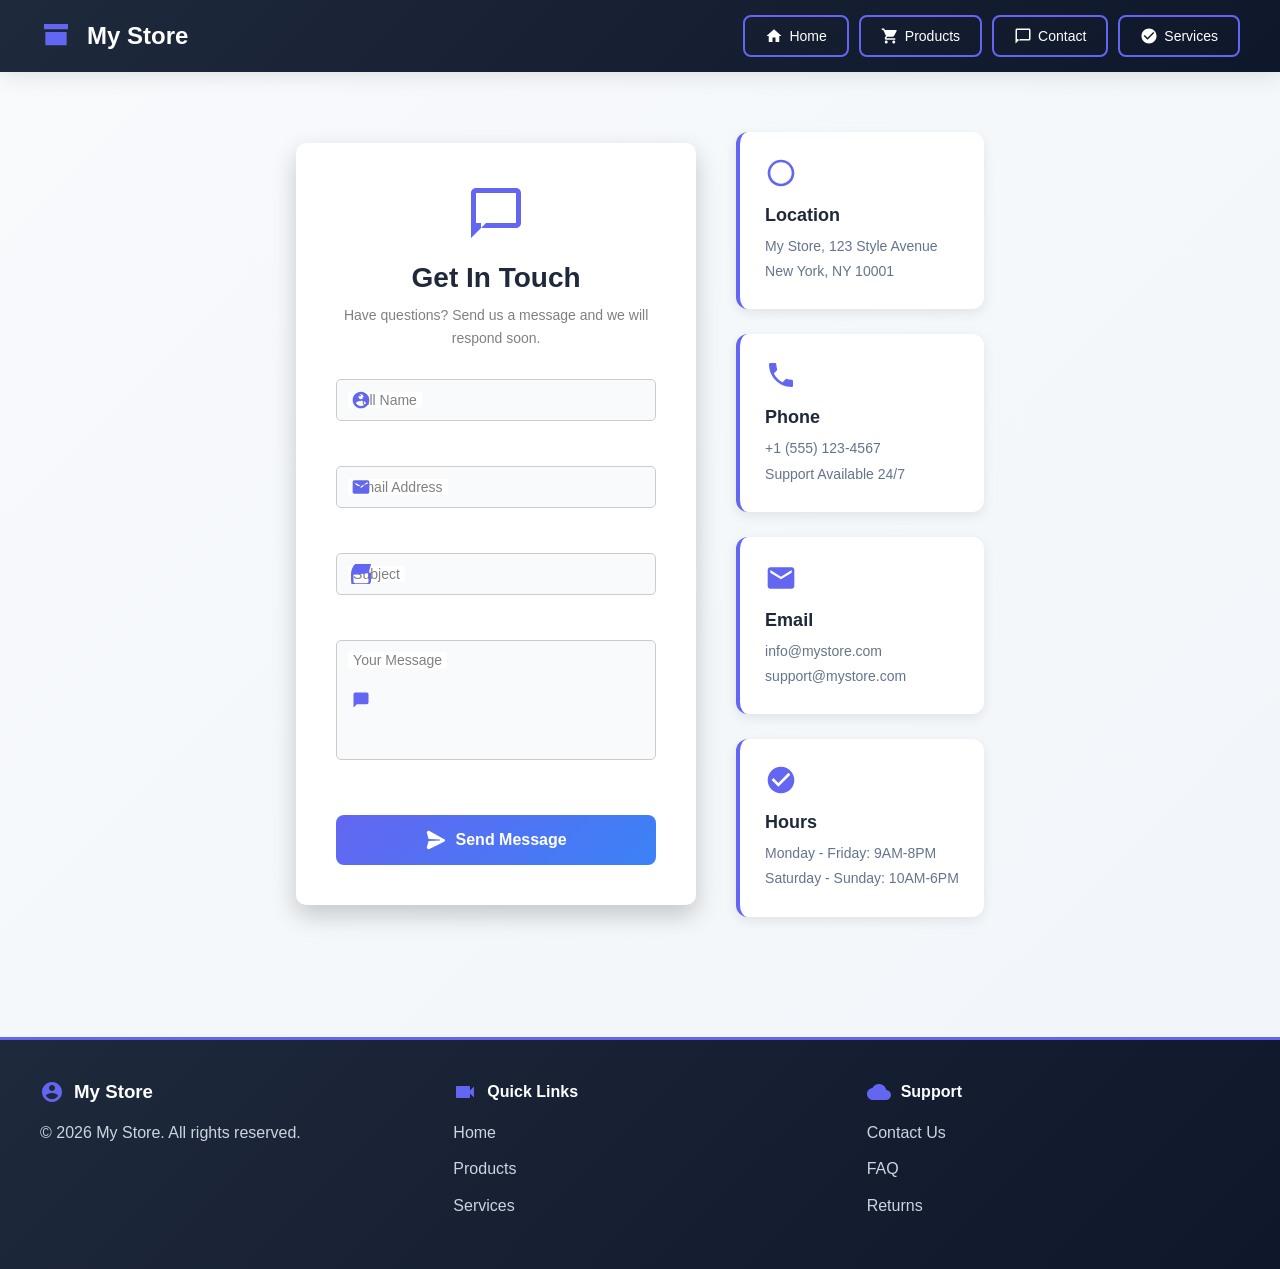
<file: contact.html>
<!doctype html>
<html lang="en">
  <head>
    <meta charset="UTF-8" />
    <meta name="viewport" content="width=device-width, initial-scale=1.0" />
    <title>Contact Us</title>
    <link rel="stylesheet" href="contact.css" />
  </head>
  <body>
    <div class="nav">
      <div class="left-nav">
        <svg class="nav-logo" viewBox="0 0 24 24" fill="none" xmlns="http://www.w3.org/2000/svg">
          <path d="M3 3h18v4H3V3zm1 6h16v10H4V9zm1 2h14v6H5v-6z" fill="currentColor"/>
        </svg>
        <h2>My Store</h2>
      </div>
      <div class="right-nav">
        <button><a href="index.html">
          <svg class="nav-icon" viewBox="0 0 24 24" fill="currentColor">
            <path d="M10 20v-6h4v6h5v-8h3L12 3 2 12h3v8z"/>
          </svg>
          Home
        </a></button>
        <button>
          <a href="product.html">
            <svg class="nav-icon" viewBox="0 0 24 24" fill="currentColor">
              <path d="M7 18c-1.1 0-1.99.9-1.99 2S5.9 22 7 22s2-.9 2-2-.9-2-2-2zM1 2v2h2l3.6 7.59-1.35 2.45c-.16.28-.25.61-.25.96 0 1.1.9 2 2 2h12v-2H7.42c-.14 0-.25-.11-.25-.25l.03-.12.9-1.63h7.45c.75 0 1.41-.41 1.75-1.03l3.58-6.49c.08-.14.12-.31.12-.48 0-.55-.45-1-1-1H5.21l-.94-2H1zm16 16c-1.1 0-1.99.9-1.99 2s.89 2 1.99 2 2-.9 2-2-.9-2-2-2z"/>
            </svg>
            Products
          </a>
        </button>
        <button><a href="contact.html">
          <svg class="nav-icon" viewBox="0 0 24 24" fill="currentColor">
            <path d="M20 2H4c-1.1 0-2 .9-2 2v18l4-4h14c1.1 0 2-.9 2-2V4c0-1.1-.9-2-2-2zm0 14H8l-2 2v-2H4V4h16v12z"/>
          </svg>
          Contact
        </a></button>
        <button><a href="services.html">
          <svg class="nav-icon" viewBox="0 0 24 24" fill="currentColor">
            <path d="M12 2C6.48 2 2 6.48 2 12s4.48 10 10 10 10-4.48 10-10S17.52 2 12 2zm-2 15l-5-5 1.41-1.41L10 14.17l7.59-7.59L19 8l-9 9z"/>
          </svg>
          Services
        </a></button>
      </div>
    </div>
    <div class="contact-container">
      <div class="contact-box">
        <div class="contact-header">
          <svg class="contact-icon-main" viewBox="0 0 24 24" fill="currentColor">
            <path d="M20 2H4c-1.1 0-2 .9-2 2v18l4-4h14c1.1 0 2-.9 2-2V4c0-1.1-.9-2-2-2zm0 14H8l-2 2v-2H4V4h16v12z"/>
          </svg>
          <h2>Get In Touch</h2>
          <p>Have questions? Send us a message and we will respond soon.</p>
        </div>

        <form>
          <div class="input-group">
            <svg class="input-icon" viewBox="0 0 24 24" fill="currentColor">
              <path d="M12 2C6.48 2 2 6.48 2 12s4.48 10 10 10 10-4.48 10-10S17.52 2 12 2zm0 3c1.66 0 3 1.34 3 3s-1.34 3-3 3-3-1.34-3-3 1.34-3 3-3zm0 14.2c-2.5 0-4.71-1.28-6-3.22.03-1.99 4-3.08 6-3.08 1.99 0 5.97 1.09 6 3.08-1.29 1.94-3.5 3.22-6 3.22z"/>
            </svg>
            <input type="text" required placeholder=" " />
            <label>Full Name</label>
          </div>

          <div class="input-group">
            <svg class="input-icon" viewBox="0 0 24 24" fill="currentColor">
              <path d="M20 4H4c-1.1 0-1.99.9-1.99 2L2 18c0 1.1.9 2 2 2h16c1.1 0 2-.9 2-2V6c0-1.1-.9-2-2-2zm0 4l-8 5-8-5V6l8 5 8-5v2z"/>
            </svg>
            <input type="email" required placeholder=" " />
            <label>Email Address</label>
          </div>

          <div class="input-group">
            <svg class="input-icon" viewBox="0 0 24 24" fill="currentColor">
              <path d="M21 11.01L3 13v8c0 1.1.9 2 2 2h14c1.1 0 2-.9 2-2v-8c0-.59-.25-1.12-.67-1.5l4.67-2.1c.42 1.45.67 2.98.67 4.6 0 9.39-7.61 17-17 17S0 21.39 0 12 7.61-5 17-5c2.92 0 5.68.5 8.26 1.35L21 11.01z"/>
            </svg>
            <input type="text" required placeholder=" " />
            <label>Subject</label>
          </div>

          <div class="input-group">
            <svg class="input-icon" viewBox="0 0 24 24" fill="currentColor">
              <path d="M21 15a2 2 0 0 1-2 2H7l-4 4V5a2 2 0 0 1 2-2h14a2 2 0 0 1 2 2z"/>
            </svg>
            <textarea required placeholder=" "></textarea>
            <label>Your Message</label>
          </div>

          <button type="submit" class="submit-btn">
            <svg class="btn-icon" viewBox="0 0 24 24" fill="currentColor">
              <path d="M16.6915026,12.4744748 L3.50612381,13.2599618 C3.19218622,13.2599618 3.03521743,13.4170592 3.03521743,13.5741566 L1.15159189,20.0151496 C0.8376543,20.8006365 0.99,21.89 1.77946707,22.52 C2.41,22.99 3.50612381,23.1 4.13399899,22.8429026 L21.714504,14.0454487 C22.6563168,13.5741566 23.1272231,12.6315722 22.9702544,11.6889879 L4.13399899,1.16346273 C3.34915502,0.9 2.40734225,0.9 1.77946707,1.4431958 C0.994623095,2.0604706 0.837654326,3.0340578 1.15159189,3.98863308 L3.03521743,10.4296261 C3.03521743,10.5867235 3.19218622,10.7438209 3.50612381,10.7438209 L16.6915026,11.5293078 C16.6915026,11.5293078 17.1624089,11.5293078 17.1624089,12.0004999 C17.1624089,12.4744748 16.6915026,12.4744748 16.6915026,12.4744748 Z"/>
            </svg>
            Send Message
          </button>
        </form>
      </div>

      <div class="contact-info">
        <div class="info-item">
          <svg class="info-icon" viewBox="0 0 24 24" fill="currentColor">
            <path d="M12 2C6.48 2 2 6.48 2 12s4.48 10 10 10 10-4.48 10-10S17.52 2 12 2zm0 18c-4.42 0-8-3.58-8-8s3.58-8 8-8 8 3.58 8 8-3.58 8-8 8z"/>
          </svg>
          <h3>Location</h3>
          <p>My Store, 123 Style Avenue<br>New York, NY 10001</p>
        </div>

        <div class="info-item">
          <svg class="info-icon" viewBox="0 0 24 24" fill="currentColor">
            <path d="M6.62 10.79c1.44 2.83 3.76 5.14 6.59 6.59l2.2-2.2c.27-.27.67-.36 1.02-.24 1.12.37 2.33.57 3.57.57.55 0 1 .45 1 1V20c0 .55-.45 1-1 1-9.39 0-17-7.61-17-17 0-.55.45-1 1-1h3.5c.55 0 1 .45 1 1 0 1.25.2 2.45.57 3.57.11.35.03.74-.25 1.02l-2.2 2.2z"/>
          </svg>
          <h3>Phone</h3>
          <p>+1 (555) 123-4567<br>Support Available 24/7</p>
        </div>

        <div class="info-item">
          <svg class="info-icon" viewBox="0 0 24 24" fill="currentColor">
            <path d="M20 4H4c-1.1 0-1.99.9-1.99 2L2 18c0 1.1.9 2 2 2h16c1.1 0 2-.9 2-2V6c0-1.1-.9-2-2-2zm0 4l-8 5-8-5V6l8 5 8-5v2z"/>
          </svg>
          <h3>Email</h3>
          <p>info@mystore.com<br>support@mystore.com</p>
        </div>

        <div class="info-item">
          <svg class="info-icon" viewBox="0 0 24 24" fill="currentColor">
            <path d="M12 2C6.48 2 2 6.48 2 12s4.48 10 10 10 10-4.48 10-10S17.52 2 12 2zm-2 15l-5-5 1.41-1.41L10 14.17l7.59-7.59L19 8l-9 9z"/>
          </svg>
          <h3>Hours</h3>
          <p>Monday - Friday: 9AM-8PM<br>Saturday - Sunday: 10AM-6PM</p>
        </div>
      </div>
    </div>

    <footer>
      <div class="footer-content">
        <div class="footer-section">
            <h3>
                <svg class="footer-icon" viewBox="0 0 24 24" fill="currentColor">
                    <path d="M12 2C6.48 2 2 6.48 2 12s4.48 10 10 10 10-4.48 10-10S17.52 2 12 2zm0 3c1.66 0 3 1.34 3 3s-1.34 3-3 3-3-1.34-3-3 1.34-3 3-3zm0 14.2c-2.5 0-4.71-1.28-6-3.22.03-1.99 4-3.08 6-3.08 1.99 0 5.97 1.09 6 3.08-1.29 1.94-3.5 3.22-6 3.22z"/>
                </svg>
                My Store
            </h3>
            <p>&copy; 2026 My Store. All rights reserved.</p>
        </div>
        <div class="footer-section">
            <h4>
                <svg class="footer-icon" viewBox="0 0 24 24" fill="currentColor">
                    <path d="M17 10.5V7c0-.55-.45-1-1-1H4c-.55 0-1 .45-1 1v10c0 .55.45 1 1 1h12c.55 0 1-.45 1-1v-3.5l4 4v-11l-4 4z"/>
                </svg>
                Quick Links
            </h4>
            <ul>
                <li><a href="index.html">Home</a></li>
                <li><a href="product.html">Products</a></li>
                <li><a href="services.html">Services</a></li>
            </ul>
        </div>
        <div class="footer-section">
            <h4>
                <svg class="footer-icon" viewBox="0 0 24 24" fill="currentColor">
                    <path d="M19.35 10.04C18.67 6.59 15.64 4 12 4 9.11 4 6.6 5.64 5.35 8.04 2.34 8.36 0 10.91 0 14c0 3.31 2.69 6 6 6h13c2.76 0 5-2.24 5-5 0-2.64-2.05-4.78-4.65-4.96z"/>
                </svg>
                Support
            </h4>
            <ul>
                <li><a href="contact.html">Contact Us</a></li>
                <li><a href="#">FAQ</a></li>
                <li><a href="#">Returns</a></li>
            </ul>
        </div>
    </div>
    </footer>
  </body>
</html>
</file>
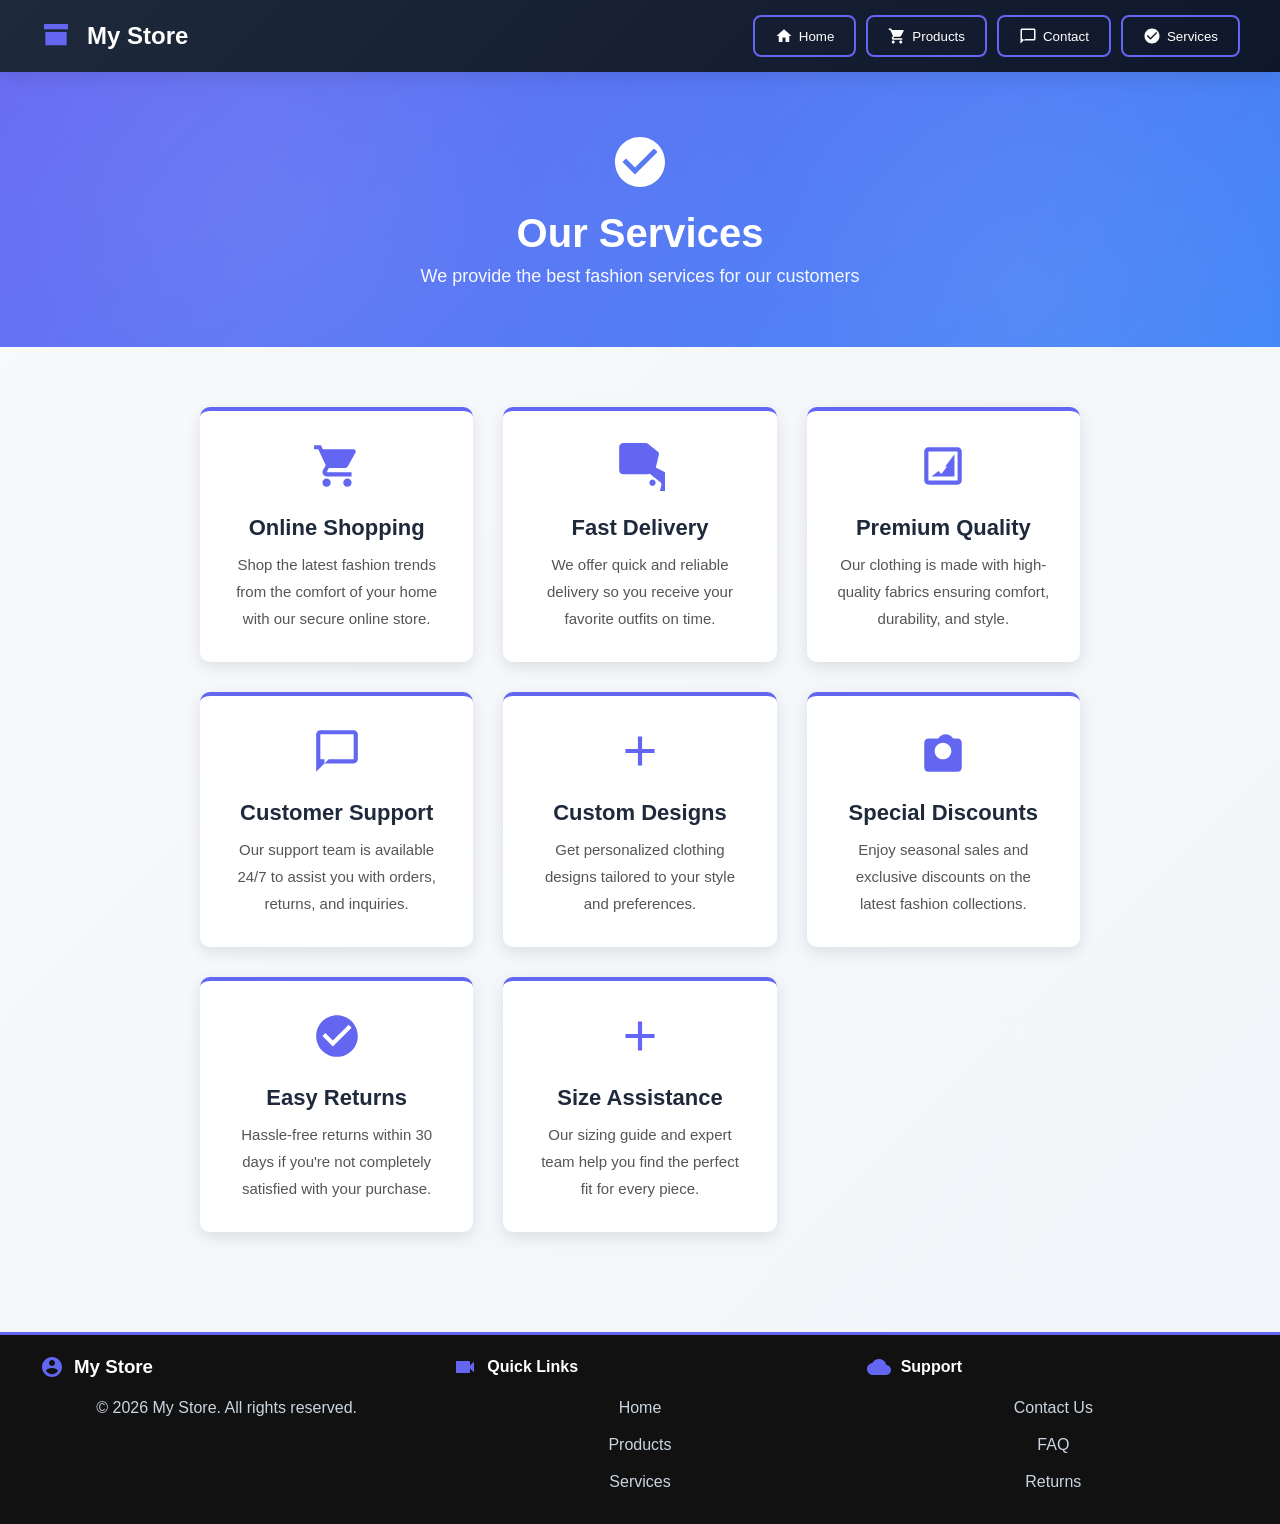
<file: services.html>
<!DOCTYPE html>
<html lang="en">
<head>
    <meta charset="UTF-8">
    <meta name="viewport" content="width=device-width, initial-scale=1.0">
    <title>Our Services</title>
    <link rel="stylesheet" href="services.css">
</head>

<body>
    <div class="nav">
        <div class="left-nav">
            <svg class="nav-logo" viewBox="0 0 24 24" fill="none" xmlns="http://www.w3.org/2000/svg">
                <path d="M3 3h18v4H3V3zm1 6h16v10H4V9zm1 2h14v6H5v-6z" fill="currentColor"/>
            </svg>
            <h2>My Store</h2>
        </div>
        <div class="right-nav">
                <button><a href="index.html">
                    <svg class="nav-icon" viewBox="0 0 24 24" fill="currentColor">
                        <path d="M10 20v-6h4v6h5v-8h3L12 3 2 12h3v8z"/>
                    </svg>
                    Home
                </a></button>
                <button>
                    <a href="product.html">
                        <svg class="nav-icon" viewBox="0 0 24 24" fill="currentColor">
                            <path d="M7 18c-1.1 0-1.99.9-1.99 2S5.9 22 7 22s2-.9 2-2-.9-2-2-2zM1 2v2h2l3.6 7.59-1.35 2.45c-.16.28-.25.61-.25.96 0 1.1.9 2 2 2h12v-2H7.42c-.14 0-.25-.11-.25-.25l.03-.12.9-1.63h7.45c.75 0 1.41-.41 1.75-1.03l3.58-6.49c.08-.14.12-.31.12-.48 0-.55-.45-1-1-1H5.21l-.94-2H1zm16 16c-1.1 0-1.99.9-1.99 2s.89 2 1.99 2 2-.9 2-2-.9-2-2-2z"/>
                        </svg>
                        Products
                    </a>
                </button>
                <button><a href="contact.html">
                    <svg class="nav-icon" viewBox="0 0 24 24" fill="currentColor">
                        <path d="M20 2H4c-1.1 0-2 .9-2 2v18l4-4h14c1.1 0 2-.9 2-2V4c0-1.1-.9-2-2-2zm0 14H8l-2 2v-2H4V4h16v12z"/>
                    </svg>
                    Contact
                </a></button>
                <button><a href="services.html">
                    <svg class="nav-icon" viewBox="0 0 24 24" fill="currentColor">
                        <path d="M12 2C6.48 2 2 6.48 2 12s4.48 10 10 10 10-4.48 10-10S17.52 2 12 2zm-2 15l-5-5 1.41-1.41L10 14.17l7.59-7.59L19 8l-9 9z"/>
                    </svg>
                    Services
                </a></button>
        </div>
    </div>
<!-- Header -->
<header>
    <svg class="header-icon" viewBox="0 0 24 24" fill="currentColor">
        <path d="M12 2C6.48 2 2 6.48 2 12s4.48 10 10 10 10-4.48 10-10S17.52 2 12 2zm-2 15l-5-5 1.41-1.41L10 14.17l7.59-7.59L19 8l-9 9z"/>
    </svg>
    <h1>Our Services</h1>
    <p>We provide the best fashion services for our customers</p>
</header>


<!-- Services Section -->
<section class="services">

    <div class="service-card">
        <svg class="service-icon" viewBox="0 0 24 24" fill="currentColor">
            <path d="M7 18c-1.1 0-1.99.9-1.99 2S5.9 22 7 22s2-.9 2-2-.9-2-2-2zM1 2v2h2l3.6 7.59-1.35 2.45c-.16.28-.25.61-.25.96 0 1.1.9 2 2 2h12v-2H7.42c-.14 0-.25-.11-.25-.25l.03-.12.9-1.63h7.45c.75 0 1.41-.41 1.75-1.03l3.58-6.49c.08-.14.12-.31.12-.48 0-.55-.45-1-1-1H5.21l-.94-2H1zm16 16c-1.1 0-1.99.9-1.99 2s.89 2 1.99 2 2-.9 2-2-.9-2-2-2z"/>
        </svg>
        <h2>Online Shopping</h2>
        <p>Shop the latest fashion trends from the comfort of your home with our secure online store.</p>
    </div>

    <div class="service-card">
        <svg class="service-icon" viewBox="0 0 24 24" fill="currentColor">
            <path d="M18 18.5c-.83 0-1.5.67-1.5 1.5s.67 1.5 1.5 1.5 1.5-.67 1.5-1.5-.67-1.5-1.5-1.5zm1.6-5.79l1.48-6.29c.12-.49-.04-1.01-.44-1.3l-5.15-4.08C15.17 1.1 14.65 1 14.12 1H4c-1.11 0-2 .89-2 2v11c0 1.11.89 2 2 2h11.12c.53 0 1.05-.1 1.54-.3l5.15 4.08c.40.29.56.81.44 1.3l-1.48 6.29c-.12.5.04 1.01.44 1.3.4.29.92.29 1.32 0l5.15-4.08c.40-.29.92-.29 1.32 0l1.48 1.48c.4.29.92.29 1.32 0 .39-.29.55-.8.44-1.3l-.62-2.63c.25-.5.38-1.05.38-1.62 0-1.66-1.34-3-3-3z"/>
        </svg>
        <h2>Fast Delivery</h2>
        <p>We offer quick and reliable delivery so you receive your favorite outfits on time.</p>
    </div>

    <div class="service-card">
        <svg class="service-icon" viewBox="0 0 24 24" fill="currentColor">
            <path d="M19 3H5c-1.1 0-2 .9-2 2v14c0 1.1.9 2 2 2h14c1.1 0 2-.9 2-2V5c0-1.1-.9-2-2-2zm0 16H5V5h14v14zm-5.04-6.71l-2.75 3.54-1.41-1.41L6.5 17h11V6.41L13.04 12.29z"/>
        </svg>
        <h2>Premium Quality</h2>
        <p>Our clothing is made with high-quality fabrics ensuring comfort, durability, and style.</p>
    </div>

    <div class="service-card">
        <svg class="service-icon" viewBox="0 0 24 24" fill="currentColor">
            <path d="M20 2H4c-1.1 0-2 .9-2 2v18l4-4h14c1.1 0 2-.9 2-2V4c0-1.1-.9-2-2-2zm0 14H8l-2 2v-2H4V4h16v12z"/>
        </svg>
        <h2>Customer Support</h2>
        <p>Our support team is available 24/7 to assist you with orders, returns, and inquiries.</p>
    </div>

    <div class="service-card">
        <svg class="service-icon" viewBox="0 0 24 24" fill="currentColor">
            <path d="M19 13h-6v6h-2v-6H5v-2h6V5h2v6h6v2z"/>
        </svg>
        <h2>Custom Designs</h2>
        <p>Get personalized clothing designs tailored to your style and preferences.</p>
    </div>

    <div class="service-card">
        <svg class="service-icon" viewBox="0 0 24 24" fill="currentColor">
            <path d="M19 6h-2.15c-.74-1.18-2.05-2-3.56-2-1.54 0-2.86.82-3.56 2H5c-1.1 0-2 .9-2 2v12c0 1.1.9 2 2 2h14c1.1 0 2-.9 2-2V8c0-1.1-.9-2-2-2zm-7 10c-2.21 0-4-1.79-4-4s1.79-4 4-4 4 1.79 4 4-1.79 4-4 4z"/>
        </svg>
        <h2>Special Discounts</h2>
        <p>Enjoy seasonal sales and exclusive discounts on the latest fashion collections.</p>
    </div>

    <div class="service-card">
        <svg class="service-icon" viewBox="0 0 24 24" fill="currentColor">
            <path d="M12 2C6.48 2 2 6.48 2 12s4.48 10 10 10 10-4.48 10-10S17.52 2 12 2zm-2 15l-5-5 1.41-1.41L10 14.17l7.59-7.59L19 8l-9 9z"/>
        </svg>
        <h2>Easy Returns</h2>
        <p>Hassle-free returns within 30 days if you're not completely satisfied with your purchase.</p>
    </div>

    <div class="service-card">
        <svg class="service-icon" viewBox="0 0 24 24" fill="currentColor">
            <path d="M19 13h-6v6h-2v-6H5v-2h6V5h2v6h6v2z"/>
        </svg>
        <h2>Size Assistance</h2>
        <p>Our sizing guide and expert team help you find the perfect fit for every piece.</p>
    </div>

</section>


<!-- Footer -->
<footer>
    <div class="footer-content">
        <div class="footer-section">
            <h3>
                <svg class="footer-icon" viewBox="0 0 24 24" fill="currentColor">
                    <path d="M12 2C6.48 2 2 6.48 2 12s4.48 10 10 10 10-4.48 10-10S17.52 2 12 2zm0 3c1.66 0 3 1.34 3 3s-1.34 3-3 3-3-1.34-3-3 1.34-3 3-3zm0 14.2c-2.5 0-4.71-1.28-6-3.22.03-1.99 4-3.08 6-3.08 1.99 0 5.97 1.09 6 3.08-1.29 1.94-3.5 3.22-6 3.22z"/>
                </svg>
                My Store
            </h3>
            <p>&copy; 2026 My Store. All rights reserved.</p>
        </div>
        <div class="footer-section">
            <h4>
                <svg class="footer-icon" viewBox="0 0 24 24" fill="currentColor">
                    <path d="M17 10.5V7c0-.55-.45-1-1-1H4c-.55 0-1 .45-1 1v10c0 .55.45 1 1 1h12c.55 0 1-.45 1-1v-3.5l4 4v-11l-4 4z"/>
                </svg>
                Quick Links
            </h4>
            <ul>
                <li><a href="index.html">Home</a></li>
                <li><a href="product.html">Products</a></li>
                <li><a href="services.html">Services</a></li>
            </ul>
        </div>
        <div class="footer-section">
            <h4>
                <svg class="footer-icon" viewBox="0 0 24 24" fill="currentColor">
                    <path d="M19.35 10.04C18.67 6.59 15.64 4 12 4 9.11 4 6.6 5.64 5.35 8.04 2.34 8.36 0 10.91 0 14c0 3.31 2.69 6 6 6h13c2.76 0 5-2.24 5-5 0-2.64-2.05-4.78-4.65-4.96z"/>
                </svg>
                Support
            </h4>
            <ul>
                <li><a href="contact.html">Contact Us</a></li>
                <li><a href="#">FAQ</a></li>
                <li><a href="#">Returns</a></li>
            </ul>
        </div>
    </div>
</footer>

</body>
</html>
</file>
<file: contact.css>
* {
  margin: 0;
  padding: 0;
  box-sizing: border-box;
  font-family: 'Segoe UI', Tahoma, Geneva, Verdana, sans-serif;
}

body {
  background: linear-gradient(135deg, #f8fafc 0%, #f1f5f9 100%);
  min-height: 100vh;
  display: flex;
  flex-direction: column;
  overflow-x: hidden;
}

/* Navigation Styling */
.nav {
  display: flex;
  justify-content: space-between;
  align-items: center;
  background: linear-gradient(135deg, #1e293b 0%, #0f172a 100%);
  padding: 15px 40px;
  position: sticky;
  top: 0;
  z-index: 1000;
  box-shadow: 0 4px 20px rgba(0, 0, 0, 0.1);
}

.nav .left-nav {
  display: flex;
  align-items: center;
  gap: 15px;
}

.nav-logo {
  width: 32px;
  height: 32px;
  color: #6366f1;
  animation: pulse 2s ease-in-out infinite;
}

@keyframes pulse {
  0%, 100% { transform: scale(1); }
  50% { transform: scale(1.1); }
}

.nav .left-nav h2 {
  color: #fff;
  font-size: 24px;
  font-weight: 700;
  margin: 0;
}

.nav .right-nav {
  display: flex;
  gap: 10px;
}

.nav .right-nav button {
  background-color: transparent;
  color: #fff;
  border: 2px solid #6366f1;
  padding: 10px 20px;
  cursor: pointer;
  border-radius: 8px;
  transition: all 0.3s ease;
  display: flex;
  align-items: center;
  gap: 6px;
  font-weight: 500;
}

.nav-icon {
  width: 18px;
  height: 18px;
  transition: transform 0.3s ease;
}

.nav .right-nav button a {
  text-decoration: none;
  color: inherit;
  display: flex;
  align-items: center;
  gap: 6px;
  font-size: 14px;
}

.nav .right-nav button:hover {
  background-color: #6366f1;
  border-color: #6366f1;
  transform: translateY(-2px);
  box-shadow: 0 8px 16px rgba(99, 102, 241, 0.3);
}

.nav .right-nav button:hover .nav-icon {
  transform: scale(1.2);
}

/* Contact Container */
.contact-container {
  display: grid;
  grid-template-columns: 1fr 1fr;
  gap: 40px;
  max-width: 1200px;
  margin: 60px auto;
  padding: 0 20px;
  flex-grow: 1;
  animation: fadeIn 0.6s ease;
}

@keyframes fadeIn {
  from { opacity: 0; transform: translateY(20px); }
  to { opacity: 1; transform: translateY(0); }
}

/* Contact Box */
.contact-box {
  background: #fff;
  padding: 40px;
  border-radius: 16px;
  box-shadow: 0 8px 32px rgba(0, 0, 0, 0.1);
  animation: slideInLeft 0.6s ease;
}

@keyframes slideInLeft {
  from { opacity: 0; transform: translateX(-30px); }
  to { opacity: 1; transform: translateX(0); }
}

.contact-header {
  margin-bottom: 30px;
  text-align: center;
}

.contact-icon-main {
  width: 60px;
  height: 60px;
  color: #6366f1;
  margin-bottom: 15px;
  animation: float 3s ease-in-out infinite;
}

@keyframes float {
  0%, 100% { transform: translateY(0); }
  50% { transform: translateY(-10px); }
}

.contact-header h2 {
  color: #1e293b;
  font-size: 28px;
  font-weight: 700;
  margin-bottom: 10px;
}

.contact-header p {
  color: #64748b;
  font-size: 14px;
  line-height: 1.6;
}

/* Form Styling */
form {
  display: flex;
  flex-direction: column;
  gap: 20px;
}

.input-group {
  position: relative;
  display: flex;
  align-items: center;
}

.input-icon {
  position: absolute;
  left: 15px;
  width: 20px;
  height: 20px;
  color: #6366f1;
  pointer-events: none;
  transition: all 0.3s ease;
  z-index: 2;
}

.input-group input,
.input-group textarea {
  width: 100%;
  padding: 15px 15px 15px 50px;
  border: 2px solid #e2e8f0;
  border-radius: 8px;
  font-size: 14px;
  font-family: inherit;
  transition: all 0.3s ease;
  background-color: #f8fafc;
  color: #1e293b;
}

.input-group textarea {
  min-height: 120px;
  resize: vertical;
  padding-top: 20px;
}

.input-group label {
  position: absolute;
  left: 50px;
  top: 15px;
  font-size: 14px;
  color: #94a3b8;
  pointer-events: none;
  transition: all 0.3s ease;
  font-weight: 500;
}

.input-group textarea ~ label {
  top: 20px;
}

.input-group input:focus,
.input-group textarea:focus {
  border-color: #6366f1;
  background-color: #fff;
  box-shadow: 0 0 0 3px rgba(99, 102, 241, 0.1);
}

.input-group input:focus ~ label,
.input-group textarea:focus ~ label,
.input-group input:not(:placeholder-shown) ~ label,
.input-group textarea:not(:placeholder-shown) ~ label {
  top: -10px;
  left: 15px;
  font-size: 12px;
  color: #6366f1;
  background-color: #fff;
  padding: 0 5px;
}

.input-group input:focus ~ .input-icon,
.input-group textarea:focus ~ .input-icon {
  color: #ec4899;
  transform: scale(1.2);
}

/* Submit Button */
.submit-btn {
  background: linear-gradient(135deg, #6366f1 0%, #3b82f6 100%);
  color: #fff;
  border: none;
  padding: 15px 30px;
  font-size: 16px;
  font-weight: 600;
  border-radius: 8px;
  cursor: pointer;
  transition: all 0.3s ease;
  display: flex;
  align-items: center;
  justify-content: center;
  gap: 10px;
  margin-top: 10px;
}

.btn-icon {
  width: 20px;
  height: 20px;
  transition: transform 0.3s ease;
}

.submit-btn:hover {
  transform: translateY(-3px);
  box-shadow: 0 12px 28px rgba(99, 102, 241, 0.3);
}

.submit-btn:hover .btn-icon {
  transform: translateX(3px);
}

.submit-btn:active {
  transform: translateY(-1px);
}

/* Contact Info */
.contact-info {
  display: flex;
  flex-direction: column;
  gap: 25px;
  animation: slideInRight 0.6s ease;
}

@keyframes slideInRight {
  from { opacity: 0; transform: translateX(30px); }
  to { opacity: 1; transform: translateX(0); }
}

.info-item {
  background: #fff;
  padding: 25px;
  border-radius: 12px;
  box-shadow: 0 4px 12px rgba(0, 0, 0, 0.08);
  transition: all 0.3s ease;
  border-left: 4px solid #6366f1;
}

.info-item:hover {
  transform: translateX(5px);
  box-shadow: 0 8px 20px rgba(99, 102, 241, 0.2);
}

.info-icon {
  width: 32px;
  height: 32px;
  color: #6366f1;
  margin-bottom: 12px;
  animation: iconPulse 2s ease-in-out infinite;
}

@keyframes iconPulse {
  0%, 100% { transform: scale(1); opacity: 1; }
  50% { transform: scale(1.1); opacity: 0.8; }
}

.info-item h3 {
  color: #1e293b;
  font-size: 18px;
  font-weight: 600;
  margin-bottom: 8px;
}

.info-item p {
  color: #64748b;
  font-size: 14px;
  line-height: 1.8;
  margin: 0;
}

/* Footer */
footer {
  background: linear-gradient(135deg, #1e293b 0%, #0f172a 100%);
  color: #fff;
  padding: 40px 20px;
  margin-top: 60px;
  border-top: 3px solid #6366f1;
}

.footer-content {
  display: grid;
  grid-template-columns: repeat(auto-fit, minmax(250px, 1fr));
  gap: 40px;
  max-width: 1200px;
  margin: 0 auto;
}

.footer-section h3,
.footer-section h4 {
  display: flex;
  align-items: center;
  gap: 10px;
  margin-bottom: 15px;
  color: #fff;
  font-weight: 600;
}

.footer-icon {
  width: 24px;
  height: 24px;
  color: #6366f1;
  transition: transform 0.3s ease;
}

.footer-section h3:hover .footer-icon,
.footer-section h4:hover .footer-icon {
  transform: rotate(360deg);
}

.footer-section p,
.footer-section ul {
  color: #cbd5e1;
  line-height: 1.8;
  padding: 0;
  margin: 0;
  list-style: none;
}

.footer-section ul li {
  margin-bottom: 8px;
}

.footer-section ul li a {
  color: #cbd5e1;
  text-decoration: none;
  transition: all 0.3s ease;
}

.footer-section ul li a:hover {
  color: #6366f1;
  padding-left: 5px;
}

/* Responsive Design - Tablets */
@media (max-width: 768px) {
  .nav {
    padding: 12px 20px;
    flex-wrap: wrap;
  }

  .nav .left-nav h2 {
    font-size: 20px;
  }

  .nav .right-nav {
    flex-wrap: wrap;
    gap: 8px;
  }

  .nav .right-nav button {
    padding: 8px 12px;
    font-size: 12px;
  }

  .contact-container {
    grid-template-columns: 1fr;
    margin: 30px auto;
    gap: 20px;
    padding: 0 20px;
  }

  .contact-box {
    padding: 25px;
    width: 100%;
  }

  .contact-header h2 {
    font-size: 24px;
  }

  .contact-info {
    gap: 20px;
  }

  .info-item {
    padding: 20px;
  }

  footer {
    padding: 30px 15px;
  }

  .footer-content {
    gap: 20px;
  }
}

/* Responsive Design - Mobile Phones */
@media (max-width: 480px) {
  .nav {
    padding: 10px 15px;
    flex-direction: column;
    gap: 8px;
  }

  .nav .left-nav {
    width: 100%;
    justify-content: center;
    margin-bottom: 8px;
  }

  .nav .left-nav h2 {
    font-size: 18px;
  }

  .nav .right-nav {
    width: 100%;
    flex-wrap: wrap;
    justify-content: center;
    gap: 5px;
  }

  .nav .right-nav button {
    padding: 6px 10px;
    font-size: 11px;
    flex: 1;
    min-width: 75px;
  }

  .nav-icon {
    width: 14px;
    height: 14px;
  }

  .contact-container {
    width: 100%;
    padding: 0 15px;
    margin: 20px auto;
    grid-template-columns: 1fr;
    gap: 15px;
  }

  .contact-box {
    width: 100%;
    padding: 20px;
    box-shadow: 0 4px 12px rgba(0, 0, 0, 0.1);
  }

  .contact-icon-main {
    width: 45px;
    height: 45px;
    margin-bottom: 10px;
  }

  .contact-header h2 {
    font-size: 22px;
    margin-bottom: 8px;
  }

  .contact-header p {
    font-size: 13px;
  }

  form {
    gap: 15px;
  }

  .input-group input,
  .input-group textarea {
    padding: 12px 12px 12px 40px;
    font-size: 13px;
  }

  .input-icon {
    width: 18px;
    height: 18px;
    left: 12px;
  }

  .submit-btn {
    padding: 12px 24px;
    font-size: 14px;
    margin-top: 8px;
  }

  .contact-info {
    gap: 15px;
  }

  .info-item {
    padding: 15px;
  }

  .info-icon {
    width: 28px;
    height: 28px;
    margin-bottom: 10px;
  }

  .info-item h3 {
    font-size: 16px;
    margin-bottom: 6px;
  }

  .info-item p {
    font-size: 13px;
  }

  footer {
    padding: 20px 10px;
    margin-top: 20px;
  }

  .footer-content {
    grid-template-columns: 1fr;
    gap: 15px;
  }

  .footer-section h3,
  .footer-section h4 {
    font-size: 14px;
  }

  .footer-section p,
  .footer-section ul {
    font-size: 12px;
  }

  .footer-icon {
    width: 20px;
    height: 20px;
  }
}
.contact-container{
width:100%;
display:flex;
justify-content:center;
align-items:center;
}

.contact-box{
background:white;
padding:40px;
width:400px;
border-radius:10px;
box-shadow:0 10px 25px rgba(0,0,0,0.2);
}

.contact-box h2{
margin-bottom:10px;
}

.contact-box p{
color:gray;
margin-bottom:25px;
}

.input-group{
position:relative;
margin-bottom:25px;
}

.input-group input,
.input-group textarea{
width:100%;
padding:12px;
border:1px solid #ccc;
border-radius:5px;
outline:none;
font-size:14px;
}

.input-group textarea{
height:100px;
resize:none;
}

.input-group label{
position:absolute;
top:50%;
left:12px;
transform:translateY(-50%);
background:white;
padding:0 5px;
color:gray;
font-size:14px;
transition:0.3s;
pointer-events:none;
}

.input-group textarea + label{
top:20px;
}

.input-group input:focus + label,
.input-group input:valid + label,
.input-group textarea:focus + label,
.input-group textarea:valid + label{
top:-8px;
font-size:12px;
color:#667eea;
}

button{
width:100%;
padding:12px;
background:#667eea;
color:white;
border:none;
border-radius:5px;
font-size:16px;
cursor:pointer;
transition:0.3s;
}

button:hover{
background:#5563d1;
}
</file>
<file: services.css>
*{
margin:0;
padding:0;
box-sizing:border-box;
font-family: 'Segoe UI', Tahoma, Geneva, Verdana, sans-serif;
}

body{
background: linear-gradient(135deg, #f8fafc 0%, #f1f5f9 100%);
min-height: 100vh;
overflow-x: hidden;
}

/* Navigation Styling */
.nav {
  display: flex;
  justify-content: space-between;
  align-items: center;
  background: linear-gradient(135deg, #1e293b 0%, #0f172a 100%);
  padding: 15px 40px;
  position: sticky;
  top: 0;
  z-index: 1000;
  box-shadow: 0 4px 20px rgba(0, 0, 0, 0.1);
}

.nav .left-nav {
  display: flex;
  align-items: center;
  gap: 15px;
}

.nav-logo {
  width: 32px;
  height: 32px;
  color: #6366f1;
  animation: pulse 2s ease-in-out infinite;
}

@keyframes pulse {
  0%, 100% { transform: scale(1); }
  50% { transform: scale(1.1); }
}

.nav .left-nav h2 {
  color: #fff;
  font-size: 24px;
  font-weight: 700;
}

.nav .right-nav {
  display: flex;
  gap: 10px;
}

.nav .right-nav button {
  background-color: transparent;
  color: #fff;
  border: 2px solid #6366f1;
  padding: 10px 20px;
  cursor: pointer;
  border-radius: 8px;
  transition: all 0.3s ease;
  display: flex;
  align-items: center;
  gap: 6px;
  font-weight: 500;
}

.nav-icon {
  width: 18px;
  height: 18px;
  transition: transform 0.3s ease;
}

.nav .right-nav button a{
    text-decoration: none;
    display: flex;
    align-items: center;
    gap: 6px;
    color: inherit;
}

.nav .right-nav button:hover {
  background-color: #6366f1;
  border-color: #6366f1;
  transform: translateY(-2px);
  box-shadow: 0 8px 16px rgba(99, 102, 241, 0.3);
}

.nav .right-nav button:hover .nav-icon {
  transform: scale(1.2);
}

/* Header */

header{
  text-align:center;
  padding: 60px 40px;
  background: linear-gradient(135deg, #6366f1 0%, #3b82f6 100%);
  color:white;
  position: relative;
  overflow: hidden;
  animation: fadeIn 0.6s ease;
}

@keyframes fadeIn {
  from { opacity: 0; }
  to { opacity: 1; }
}

header::before {
  content: '';
  position: absolute;
  top: 0;
  left: 0;
  right: 0;
  bottom: 0;
  background-image: 
    radial-gradient(circle at 20% 50%, rgba(255, 255, 255, 0.1) 0%, transparent 50%),
    radial-gradient(circle at 80% 80%, rgba(255, 255, 255, 0.1) 0%, transparent 50%);
  pointer-events: none;
}

header > * {
  position: relative;
  z-index: 1;
}

.header-icon {
  width: 60px;
  height: 60px;
  margin-bottom: 15px;
  animation: float 3s ease-in-out infinite;
}

@keyframes float {
  0%, 100% { transform: translateY(0); }
  50% { transform: translateY(-15px); }
}

header h1{
  font-size: 42px;
  margin-bottom: 10px;
  font-weight: 800;
}

header p{
  font-size: 18px;
  margin: 0;
  opacity: 0.95;
}

/* Services Section */
.services {
  display: grid;
  grid-template-columns: repeat(auto-fit, minmax(300px, 1fr));
  gap: 30px;
  padding: 60px 40px;
  max-width: 1000px;
  margin: 0 auto;
}

.service-card {
  background: #fff;
  padding: 30px;
  border-radius: 12px;
  box-shadow: 0 4px 12px rgba(0, 0, 0, 0.08);
  text-align: center;
  transition: all 0.3s ease;
  animation: slideUp 0.6s ease forwards;
  border-top: 4px solid #6366f1;
}

@keyframes slideUp {
  from { opacity: 0; transform: translateY(30px); }
  to { opacity: 1; transform: translateY(0); }
}

.service-card:nth-child(1) { animation-delay: 0.1s; }
.service-card:nth-child(2) { animation-delay: 0.2s; }
.service-card:nth-child(3) { animation-delay: 0.3s; }
.service-card:nth-child(4) { animation-delay: 0.4s; }
.service-card:nth-child(5) { animation-delay: 0.5s; }
.service-card:nth-child(6) { animation-delay: 0.6s; }

.service-icon {
  width: 50px;
  height: 50px;
  color: #6366f1;
  margin: 0 auto 20px;
  animation: iconBounce 2s ease-in-out infinite;
}

@keyframes iconBounce {
  0%, 100% { transform: translateY(0) scale(1); }
  50% { transform: translateY(-10px) scale(1.1); }
}

.service-card h2 {
  color: #1e293b;
  font-size: 20px;
  margin-bottom: 15px;
  font-weight: 600;
}

.service-card p {
  color: #64748b;
  font-size: 14px;
  line-height: 1.8;
  margin: 0;
}

.service-card:hover {
  transform: translateY(-8px);
  box-shadow: 0 12px 28px rgba(99, 102, 241, 0.2);
}

.service-card:hover .service-icon {
  color: #ec4899;
}

.service-card:hover h2 {
  color: #6366f1;
}

/* Footer */
footer {
  background: linear-gradient(135deg, #1e293b 0%, #0f172a 100%);
  color: #fff;
  padding: 40px 20px;
  margin-top: 60px;
  border-top: 3px solid #6366f1;
}

.footer-content {
  display: grid;
  grid-template-columns: repeat(auto-fit, minmax(250px, 1fr));
  gap: 40px;
  max-width: 1200px;
  margin: 0 auto;
}

.footer-section h3,
.footer-section h4 {
  display: flex;
  align-items: center;
  gap: 10px;
  margin-bottom: 15px;
  color: #fff;
  font-weight: 600;
}

.footer-icon {
  width: 24px;
  height: 24px;
  color: #6366f1;
  transition: transform 0.3s ease;
}

.footer-section h3:hover .footer-icon,
.footer-section h4:hover .footer-icon {
  transform: rotate(360deg);
}

.footer-section p,
.footer-section ul {
  color: #cbd5e1;
  line-height: 1.8;
  padding: 0;
  margin: 0;
  list-style: none;
}

.footer-section ul li {
  margin-bottom: 8px;
}

.footer-section ul li a {
  color: #cbd5e1;
  text-decoration: none;
  transition: all 0.3s ease;
}

.footer-section ul li a:hover {
  color: #6366f1;
  padding-left: 5px;
}

/* Responsive Design - Tablets */
@media (max-width: 768px) {
  .nav {
    padding: 12px 20px;
    flex-wrap: wrap;
  }

  .nav .left-nav h2 {
    font-size: 20px;
  }

  .nav .right-nav {
    flex-wrap: wrap;
    gap: 8px;
  }

  .nav .right-nav button {
    padding: 8px 12px;
    font-size: 12px;
  }

  header {
    padding: 40px 20px;
  }

  header h1 {
    font-size: 32px;
  }

  header p {
    font-size: 16px;
  }

  .services {
    grid-template-columns: repeat(auto-fit, minmax(250px, 1fr));
    padding: 40px 20px;
    gap: 20px;
  }

  .service-card {
    padding: 20px;
  }

  .service-icon {
    width: 40px;
    height: 40px;
    margin-bottom: 15px;
  }

  .service-card h2 {
    font-size: 18px;
  }

  .service-card p {
    font-size: 13px;
  }

  footer {
    padding: 30px 15px;
  }

  .footer-content {
    gap: 20px;
  }
}

/* Responsive Design - Mobile Phones */
@media (max-width: 480px) {
  .nav {
    padding: 10px 15px;
    flex-direction: column;
    gap: 8px;
  }

  .nav .left-nav {
    width: 100%;
    justify-content: center;
    margin-bottom: 8px;
  }

  .nav .left-nav h2 {
    font-size: 18px;
  }

  .nav .right-nav {
    width: 100%;
    flex-wrap: wrap;
    justify-content: center;
    gap: 5px;
  }

  .nav .right-nav button {
    padding: 6px 10px;
    font-size: 11px;
    flex: 1;
    min-width: 75px;
  }

  .nav-icon {
    width: 14px;
    height: 14px;
  }

  header {
    padding: 30px 15px;
  }

  .header-icon {
    width: 40px;
    height: 40px;
    margin-bottom: 10px;
  }

  header h1 {
    font-size: 24px;
    margin-bottom: 8px;
  }

  header p {
    font-size: 14px;
  }

  .services {
    grid-template-columns: 1fr;
    padding: 20px 15px;
    gap: 15px;
  }

  .service-card {
    padding: 15px;
  }

  .service-card:nth-child(1) { animation-delay: 0.05s; }
  .service-card:nth-child(2) { animation-delay: 0.1s; }
  .service-card:nth-child(3) { animation-delay: 0.15s; }
  .service-card:nth-child(4) { animation-delay: 0.2s; }
  .service-card:nth-child(5) { animation-delay: 0.25s; }
  .service-card:nth-child(6) { animation-delay: 0.3s; }
  .service-card:nth-child(7) { animation-delay: 0.35s; }
  .service-card:nth-child(8) { animation-delay: 0.4s; }

  .service-icon {
    width: 35px;
    height: 35px;
    margin-bottom: 10px;
  }

  .service-card h2 {
    font-size: 16px;
    margin-bottom: 10px;
  }

  .service-card p {
    font-size: 12px;
    line-height: 1.6;
  }

  footer {
    padding: 20px 10px;
    margin-top: 20px;
  }

  .footer-content {
    grid-template-columns: 1fr;
    gap: 15px;
  }

  .footer-section h3,
  .footer-section h4 {
    font-size: 14px;
  }

  .footer-section p,
  .footer-section ul {
    font-size: 12px;
  }

  .footer-icon {
    width: 20px;
    height: 20px;
  }

  .nav .right-nav button {
    padding: 8px 15px;
    font-size: 13px;
  }

  header {
    padding: 40px 20px;
  }

  header h1 {
    font-size: 28px;
  }

  .services {
    grid-template-columns: 1fr;
    padding: 40px 20px;
  }

  .service-card {
    padding: 20px;
  }
}

header h1{
font-size:40px;
margin-bottom:10px;
}

header p{
font-size:18px;
}


/* Services Section */

.services{
display:grid;
grid-template-columns:repeat(auto-fit,minmax(250px,1fr));
gap:30px;
padding:60px;
}


/* Service Cards */

.service-card{
background:white;
padding:30px;
text-align:center;
border-radius:10px;
box-shadow:0 5px 15px rgba(0,0,0,0.1);
transition:0.4s;
}

.service-card:hover{
transform:translateY(-10px);
box-shadow:0 10px 25px rgba(0,0,0,0.2);
}


.service-card img{
width:70px;
margin-bottom:20px;
}

.service-card h2{
margin-bottom:10px;
font-size:22px;
}

.service-card p{
color:#555;
font-size:15px;
}


/* Footer */

footer{
text-align:center;
padding:20px;
background:#111;
color:white;
margin-top:40px;
}
</file>
